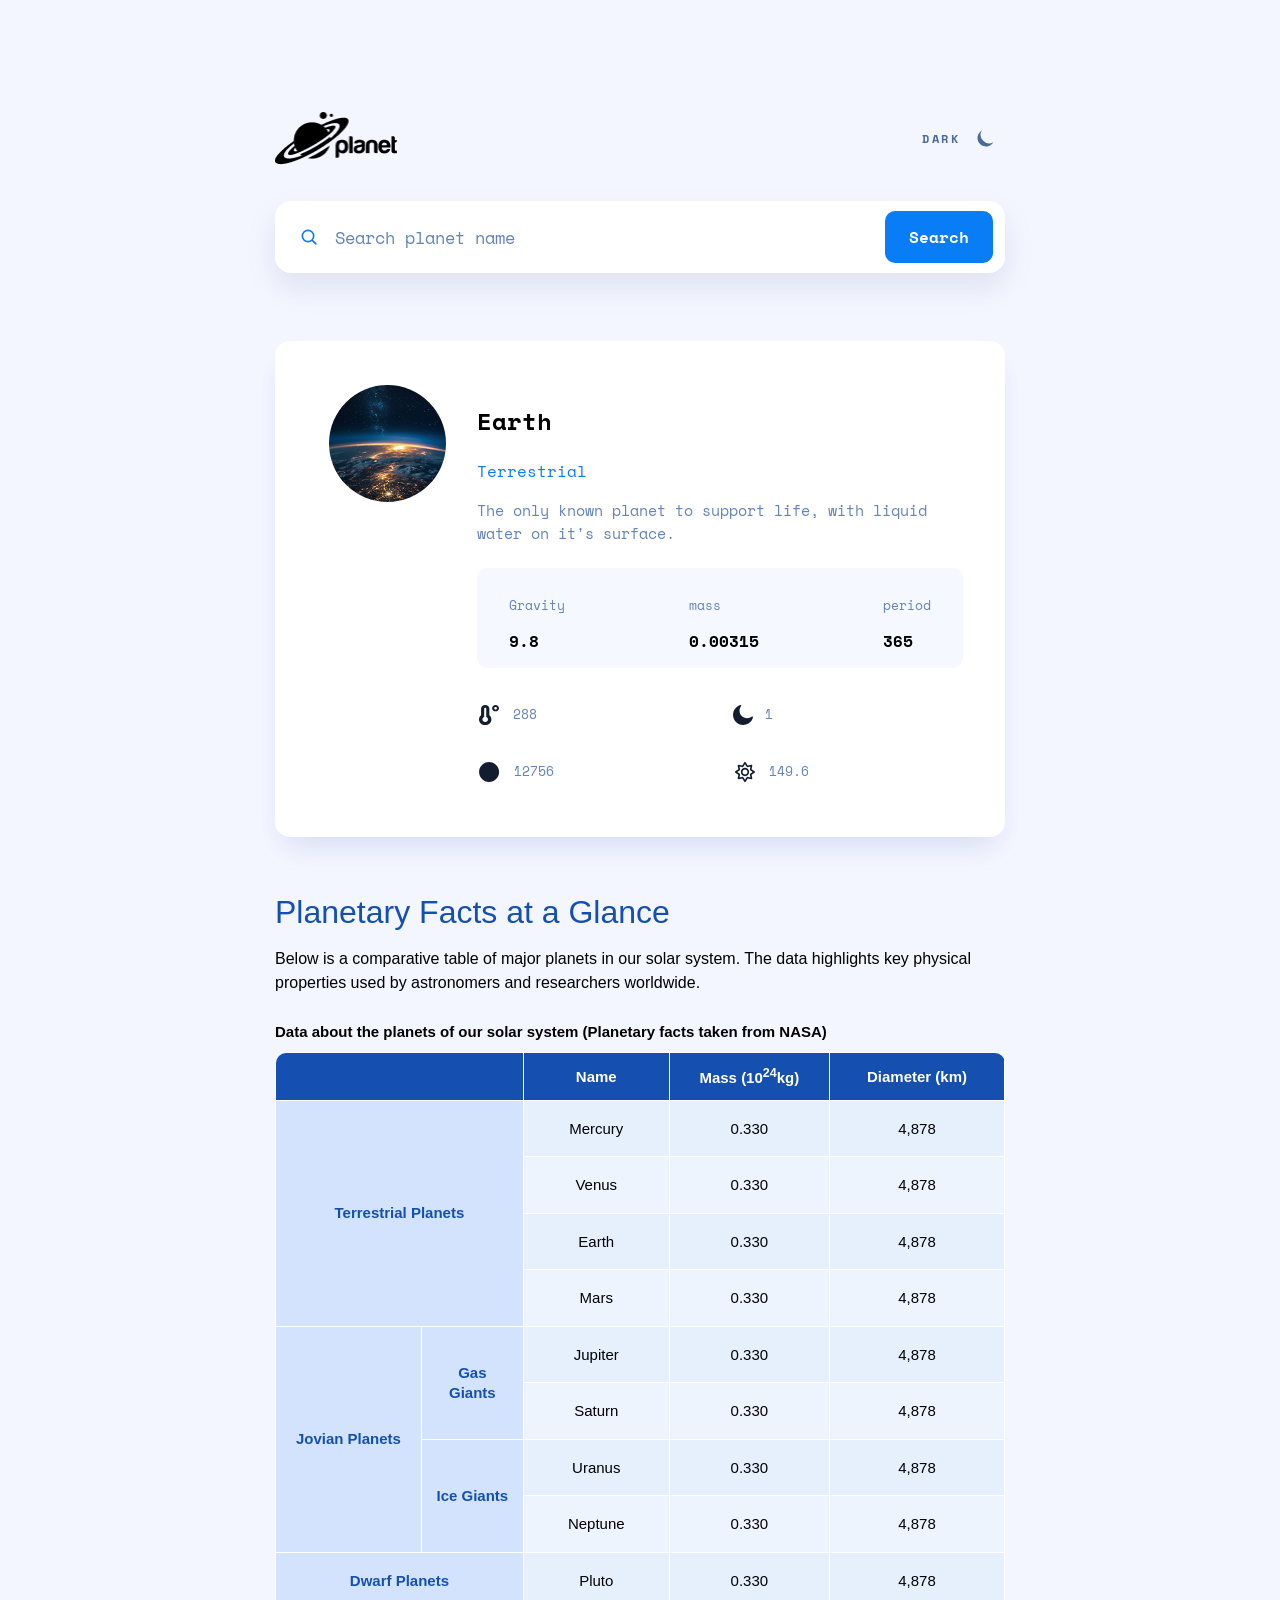
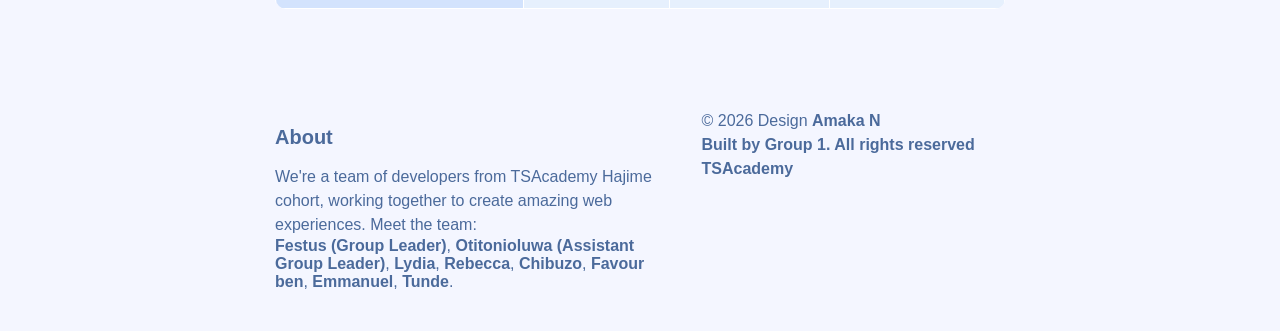
<file: index.html>
<!doctype html>
<html lang="en">
  <head>


    <link rel="preconnect" href="https://fonts.googleapis.com">
    <link rel="preconnect" href="https://fonts.gstatic.com" crossorigin>
    <meta charset="UTF-8" />
    <meta name="viewport" content="width=device-width, initial-scale=1.0" />
    <meta
      name="description"
      content="A planet information project created for TSAcademy."
    />
    <title>Planet</title>
    <link href="https://fonts.googleapis.com/css2?family=Space+Mono:ital,wght@0,400;0,700;1,400;1,700&display=swap" rel="stylesheet">
    <link rel="stylesheet" href="styles.css" />
   
  </head>
  <body>
   <div class="container">

    <header class="site-header">
      <div class="page-container">
        <div class="header-top">
          <a class="logo" href="index.html" aria-label="Planet home">
            <img src="assets/logo_black.png" alt="Planet" />
          </a>
          <!-- Visual only. Another team member can add theme functionality later. -->
          <button
            class="theme-toggle"
            type="button"
            aria-label="Switch to dark theme"
          >
            <span>DARK</span>
            <svg class="moon-icon" aria-hidden="true" viewBox="0 0 24 24">
              <path
                d="M20.4 15.2A8.5 8.5 0 0 1 8.8 3.6 8.5 8.5 0 1 0 20.4 15.2Z"
              />
            </svg>
          </button>
        </div>
        <form
          class="search-bar"
          id="planet-search-form"
          action="#"
          role="search"
        >
          <label class="visually-hidden" for="planet-search"
            >Search planet name</label
          >
          <svg
            class="search-icon"
            aria-hidden="true"
            viewBox="0 0 24 24"
            fill="none"
          >
            <circle cx="10.8" cy="10.8" r="6.8" />
            <path d="m16 16 4.2 4.2" />
          </svg>
          <input
            class="search-input"
            id="planet-search"
            name="planet"
            type="search"
            placeholder="Search planet name"
          />
          <span
            class="search-status"
            id="search-status"
            aria-hidden="true"
            hidden
          >
            <span id="hint" class="search-status-dot">No results</span>
            
          </span>
          <button class="search-button" type="submit">Search</button>
        </form>
      </div>
    </header>

    <!-- Other group members can add their page content inside main. -->
    <main class="main-content" id="main-content">
      <div class="search-status"
           hidden
        id="search-results">
        <h2>No results found!</h2>
        <p>
          We couldn't find any planet matching your search. Please double-check
          the name and try again.
        </p>
      </div>

      <section class="hero" id="earth-card" >
        
          <div class="earth-icon">
          <img
          id="planet-image"
          src="assets/earth.png"  width="150" alt="earth">

        </div>

      <div class="planet-information">
      <div class="planet-title"> 
        <h1 id="planet">Earth</h1>
        <span class="planet-type">Terrestrial</span>
      </div>
        
        <p id="planet-description"> The only known planet to support life, with liquid water on it's surface.
        </p>

       <div class="details">
          <div>
            <p>Gravity </p>
            <b id="planet-gravity">9.8</b>
          </div>

           <div>
              <p>mass</p>
              <b id="planet-mass">0.00315</b>
            </div>

           <div>
               <p>period</p>
                <b id="planet-period">365</b>
             </div>
        </div>
      

      <div class="extra-info">
        <div class="extra-info-item">

         
            <svg class="mysvg" width="24" height="24" viewBox="0 0 24 24" fill="none" xmlns="http://www.w3.org/2000/svg">
            <path d="M2.48276 4.5C2.48276 2.01562 4.7069 0 7.44828 0C10.1897 0 12.4138 2.01562 12.4138 4.5V12.2203C13.9397 13.4578 14.8966 15.2531 14.8966 17.25C14.8966 20.9766 11.5603 24 7.44828 24C3.33621 24 0 20.9766 0 17.25C0 15.2531 0.956897 13.4531 2.48276 12.2203V4.5ZM7.44828 20.25C9.27414 20.25 10.7586 18.9047 10.7586 17.25C10.7586 15.9891 9.90517 14.9109 8.68966 14.4703V4.5C8.68966 3.87656 8.13621 3.375 7.44828 3.375C6.76034 3.375 6.2069 3.87656 6.2069 4.5V14.4703C4.99138 14.9156 4.13793 15.9937 4.13793 17.25C4.13793 18.9047 5.62241 20.25 7.44828 20.25ZM21.5172 3.75C21.5172 2.92031 20.7776 2.25 19.8621 2.25C18.9466 2.25 18.2069 2.92031 18.2069 3.75C18.2069 4.57969 18.9466 5.25 19.8621 5.25C20.7776 5.25 21.5172 4.57969 21.5172 3.75ZM15.7241 3.75C15.7241 1.67812 17.5759 0 19.8621 0C22.1483 0 24 1.67812 24 3.75C24 5.82188 22.1483 7.5 19.8621 7.5C17.5759 7.5 15.7241 5.82188 15.7241 3.75Z" fill="#141D2F"/>
            </svg>

              <p id="planet-temperature">288</p>
        </div>

       <div class="extra-info-item">
        
            <svg class="mysvg" width="20" height="20" viewBox="0 0 20 20" fill="none" xmlns="http://www.w3.org/2000/svg">
            <path d="M19.5133 11.3967C19.3087 11.3453 19.1041 11.3966 18.9251 11.5251C18.2602 12.0901 17.4929 12.5523 16.649 12.8605C15.8562 13.1687 14.9866 13.3228 14.066 13.3228C11.9944 13.3228 10.1019 12.4753 8.74647 11.1142C7.39102 9.75303 6.54707 7.85258 6.54707 5.77237C6.54707 4.89919 6.70051 4.0517 6.95626 3.28125C7.23758 2.45944 7.64677 1.71467 8.18383 1.07263C8.414 0.790132 8.36285 0.379226 8.08153 0.148091C7.90251 0.0196826 7.69792 -0.0316807 7.49332 0.0196826C5.31949 0.61036 3.42698 1.92012 2.07153 3.66648C0.767234 5.38715 0 7.51872 0 9.83007C0 12.6294 1.12528 15.1719 2.96664 17.0209C4.808 18.87 7.3143 20 10.1275 20C12.4803 20 14.6542 19.1782 16.3932 17.8171C18.1579 16.4303 19.4366 14.4528 19.9737 12.1928C20.076 11.8332 19.8714 11.4737 19.5133 11.3967Z" fill="#141D2F"/>
            </svg>

             <p id="planet-moons">1</p>
        </div>

        <div class="extra-info-item">
        
             <svg class="mysvg" width="25" height="24" viewBox="0 0 25 24" fill="none" xmlns="http://www.w3.org/2000/svg">
              <path d="M12.0068 0C18.6271 0.000228354 24.0127 5.38322 24.0127 12C24.0128 18.6164 18.6271 23.9998 12.0068 24C12.0057 24 12.0041 23.999 12.0029 23.999L12 24C5.38333 24 2.25982e-07 18.6168 0 12C0 5.38323 5.38328 0 12 0H12.0068Z" fill="#141D2F"/>
              </svg>

              <p id="planet-diameter">12756</p>
        </div>

        <div class="extra-info-item">
        
          <svg class="mysvg" width="24" height="24" viewBox="0 0 24 24" fill="none" xmlns="http://www.w3.org/2000/svg">
              <path d="M12 0C12.3333 0 12.6417 0.166667 12.8292 0.441667L15.2792 4.08333L19.5875 3.24167C19.9125 3.17917 20.25 3.27917 20.4875 3.51667C20.725 3.75417 20.825 4.09167 20.7625 4.41667L19.9167 8.72083L23.5583 11.1708C23.8333 11.3542 24 11.6667 24 12C24 12.3333 23.8333 12.6417 23.5583 12.8292L19.9167 15.2792L20.7583 19.5833C20.8208 19.9083 20.7208 20.2458 20.4833 20.4833C20.2458 20.7208 19.9083 20.8208 19.5833 20.7583L15.2792 19.9167L12.8292 23.5583C12.6417 23.8333 12.3333 24 12 24C11.6667 24 11.3583 23.8333 11.1708 23.5583L8.72083 19.9167L4.4125 20.7583C4.0875 20.8208 3.75 20.7208 3.5125 20.4833C3.275 20.2458 3.175 19.9083 3.2375 19.5833L4.08333 15.2792L0.441667 12.8292C0.166667 12.6417 0 12.3333 0 12C0 11.6667 0.166667 11.3583 0.441667 11.1708L4.08333 8.72083L3.24167 4.4125C3.17917 4.0875 3.27917 3.75 3.51667 3.5125C3.75417 3.275 4.09167 3.175 4.41667 3.2375L8.72083 4.07917L11.1708 0.4375L11.2458 0.341667C11.4333 0.125 11.7083 0 12 0ZM10.0083 5.75C9.78333 6.08333 9.38333 6.25 8.9875 6.175L5.4875 5.49167L6.17083 8.99167C6.24583 9.3875 6.07917 9.7875 5.74583 10.0125L2.79167 12L5.75 13.9917C6.08333 14.2167 6.25 14.6167 6.175 15.0125L5.49167 18.5125L8.99167 17.8292L9.1375 17.8125C9.48333 17.7958 9.81667 17.9625 10.0125 18.2542L12.0042 21.2125L13.9958 18.2542L14.0875 18.1375C14.3208 17.8833 14.6708 17.7625 15.0167 17.8333L18.5167 18.5167L17.8333 15.0167C17.7583 14.6208 17.925 14.2208 18.2583 13.9958L21.2167 12.0042L18.2583 10.0125C17.925 9.7875 17.7583 9.3875 17.8333 8.99167L18.5167 5.49167L15.0167 6.175C14.6208 6.25 14.2208 6.08333 13.9958 5.75L12.0042 2.79167L10.0125 5.75H10.0083ZM12 17C9.2375 17 7 14.7625 7 12C7 9.2375 9.2375 7 12 7C14.7625 7 17 9.2375 17 12C17 14.7625 14.7625 17 12 17ZM12 9C10.3417 9 9 10.3417 9 12C9 13.6583 10.3417 15 12 15C13.6583 15 15 13.6583 15 12C15 10.3417 13.6583 9 12 9Z" fill="#141D2F"/>
              </svg>
           <p id="planet-distance">149.6</p>
        </div>
      </div> 
     </div>
      </section>

    <!--This is the table section-->
      
    
<section class="facts" aria-labelledby="facts-title">
  <h2 id="facts-title">Planetary Facts at a Glance</h2>
  <p class="intro">
    Below is a comparative table of major planets in our solar system. The data
    highlights key physical properties used by astronomers and researchers worldwide.
  </p>
  <p class="caption" id="tbl-caption">Data about the planets of our solar system (Planetary facts taken from NASA)</p>

  <div class="table-wrap" role="region" aria-labelledby="tbl-caption" tabindex="0">
    <table class="planet-table" aria-labelledby="tbl-caption">
      <colgroup>
        <col class="c-group"><col class="c-sub"><col class="c-name"><col class="c-mass"><col class="c-diam">
      </colgroup>
      <thead>
        <tr>
          <th colspan="2" scope="col"><span class="visually-hidden"></span></th>
          <th scope="col">Name</th>
          <th scope="col">Mass (10<sup>24</sup>kg)</th>
          <th scope="col">Diameter (km)</th>
        </tr>
      </thead>
      <tbody>
        <!-- Terrestrial -->
        <tr>
          <th scope="rowgroup" rowspan="4" colspan="2">Terrestrial Planets</th>
          <td class="name">Mercury</td><td class="num">0.330</td><td class="num">4,878</td>
        </tr>
        <tr><td class="name">Venus</td><td class="num">0.330</td><td class="num">4,878</td></tr>
        <tr><td class="name">Earth</td><td class="num">0.330</td><td class="num">4,878</td></tr>
        <tr><td class="name">Mars</td><td class="num">0.330</td><td class="num">4,878</td></tr>

        <!-- Jovian -->
        <tr>
          <th scope="rowgroup" rowspan="4">Jovian Planets</th>
          <th scope="rowgroup" class="sub" rowspan="2">Gas Giants</th>
          <td class="name">Jupiter</td><td class="num">0.330</td><td class="num">4,878</td>
        </tr>
        <tr><td class="name">Saturn</td><td class="num">0.330</td><td class="num">4,878</td></tr>
        <tr>
          <th scope="rowgroup" class="sub" rowspan="2">Ice Giants</th>
          <td class="name">Uranus</td><td class="num">0.330</td><td class="num">4,878</td>
        </tr>
        <tr><td class="name">Neptune</td><td class="num">0.330</td><td class="num">4,878</td></tr>

        <!-- Dwarf-->
        <tr>
          <th scope="rowgroup" colspan="2">Dwarf Planets</th>
          <td class="name">Pluto</td><td class="num">0.330</td><td class="num">4,878</td>
        </tr>
      </tbody>
    </table>
  </div>
     
  </section>
   
    </main>


     
 <footer class="Footer">
      <div class="Footer-about">
        <h2>About</h2>
        <p>We're a team of developers from TSAcademy Hajime cohort, working together to create amazing web experiences. Meet the team:</p>
        <div class="Footer-about-links">
          <a href="https://github.com/festusola">Festus (Group Leader)</a>,
          <a href="https://github.com/Otitonioluwa">Otitonioluwa (Assistant Group Leader)</a>,
          <a href="https://github.com/leeddyah">Lydia</a>,
          <a href="https://github.com/Rebecca-Samuel">Rebecca</a>,
          <a href="https://github.com/chibuzo900-glitch">Chibuzo</a>,
          <a href="https://github.com/Fbenstudio">Favour ben</a>,
          <a href="https://github.com/Kleanton1">Emmanuel</a>,
          <a href="https://github.com/Tunde99">Tunde</a>.

        </div>
      </div>
      <div class="Footer-credits">
        <p>&copy; 2026 Design <a href="https://amakandukwu.com" target="_blank">Amaka N</a></p>
        <p><a href="https://github.com/festusola/Group-1-Frontend-Capstone" >Built by Group 1. All rights reserved</a></p>
        <p><a href="https://tsacademyonline.com" target="_blank">TSAcademy</a></p>
      </div>
    </footer>
    </div> 
     <script src="script.js" defer></script>
  </body>
</html>
</file>
<file: styles.css>
:root {
  --page-background: #f5f7ff;
  --text-color: #1e2d47;
  --blue: #087df5;
  --light-blue: #6383ba;
  --white: #ffffff;
   --blue-900: #1550b0;   /* headings, table header */
    --blue-200: #d3e3fd;   /* group cells */
    --blue-100: #e6f0fd;   /* data cells */
    --blue-50:  #f3f7fe;   /* alt data cells / page */
    --ink:      #1b2a41;
    --line:     #ffffff;
    --radius:   10px;
  --content-width: 730px;
}

*, *::before , *::after {
  box-sizing: border-box;
}


button,
input {
  font: inherit;
}

.page-container, .container {
  width: 730px;
  max-width: 100%;
  margin-inline: auto;
 
}

.site-header {
  padding: 72px 0 40px;
}

.header-top {
  display: flex;
  align-items: center;
  justify-content: space-between;
  margin-bottom: 36px;
}

.logo {
  display: inline-flex;
  align-items: center;
}

.logo img {
  display: block;
  width: 122px;
  height: auto;
}

.theme-toggle {
  display: flex;
  align-items: center;
  gap: 13px;
  padding: 8px;
  border: 0;

  background: transparent;
  color: #4B6A9B;
  cursor: pointer;
  font-size: 0.75rem;
  font-weight: 700;
  letter-spacing: 0.2em;
  font-family: 'Space Mono', monospace; ;
}

.theme-toggle:hover,
.theme-toggle:focus-visible {
  color: black;
  border-radius: 8px;
  box-shadow: 0 0 0 1px var(--blue);
}

.moon-icon {
  width: 24px;
  height: 24px;
  flex: 0 0 24px;
  fill: currentColor;
}

.search-bar {
  display: flex;
  justify-content: space-between;
  align-items: center;
  gap: 16px;
  padding: 10px 12px 10px 24px;
  /*padding: 22px 24px;*/
  background: var(--white);
  border-radius: 16px;
  box-shadow: 0 14px 30px rgba(67, 87, 137, 0.12);
  width: 100%;
  /*margin: 0 auto;*/
  box-sizing: border-box;
  font-family: 'Space Mono', monospace; ;

  
}

.search-bar:hover,
.search-bar:focus-within {
  box-shadow:
    0 0 0 1px var(--blue),
    0 14px 30px rgba(67, 87, 137, 0.12);
}

.search-icon {
  width: 20px;
  height: 20px;
  flex: 0 0 20px;
  color: var(--blue);
  stroke: currentColor;
  stroke-width: 2;
  stroke-linecap: round;
  stroke-linejoin: round;
}

.search-input {
  flex: 1;
  min-width: 0;
  padding: 12px 0;
  border: 0;
  outline: 0;
  background: transparent;
  color: var(--text-color);
  font-size: 1.05rem;
}

.search-input::placeholder {
  color: var(--light-blue);
  opacity: 1;
}

.search-status {
  text-align: center;
  padding: 80px 40px;
  background-color: #fff;
  border-radius: 16px;
  box-shadow: 0 8px 30px rgba(0,0,0,.08);
  font-family: 'Space Mono', monospace; 
}
.search-status h2 {
  margin: 0 0 16px;
}
.search-status p {
 max-width: 600px;
 margin: 0 auto;
 color: #666;
}


.search-status-dot {
 color: #e0455a;
 font-weight: 700;
 font-size: 0.9rem;
}

.search-button {
  padding: 14px 24px;
  border: 0;
  border-radius: 10px;
  background: var(--blue);
  color: var(--white);
  cursor: pointer;
  font-weight: 700;
}

.search-button:hover,
.search-button:focus-visible {
  background: #066bd0;
  box-shadow: 0 0 0 2px var(--blue);
}

.main-content {
  min-height: 380px;
}

.search-result {
  width: min(100% - 40px, 720px);
  margin: 0 auto;
  padding: 24px 32px;
  border-radius: 16px;
  background: var(--white);
  box-shadow: 0 14px 30px rgba(67, 87, 137, 0.12);
  text-align: center;
}

.search-result h1 {
  margin: 0 0 16px;
  font-size: 1.05rem;
}

.search-result p {
  margin: 0;
  color: var(--light-blue);
  font-size: 0.875rem;
  line-height: 1.5;
}

.Footer {
  display: flex;
 justify-content: space-between;
gap: 2rem;
align-items: flex-start;
color: #4B6A9B;
}

.Footer-about {

 flex: 1.3 1 0 ;
 min-width: 0;
 
}
.Footer-credits {
  flex:1 1 0 ;
  min-width: 0;
  text-align: left;
}

.Footer p {
  font-weight: 500;
  margin: 0;
  line-height: 150%;
  font-size: 16px;
}

.Footer h2 {
  margin-bottom: 0 0 1.25rem;
  font-size: 20px;
  font-weight: 600;
}


.footer-credit p , a{
  font-size: 16px;
  font-weight: 600;
  font-style: Bold;
 
  
}

.Footer a {
  color: inherit;
  text-decoration: none;
  
}

.visually-hidden {
  position: absolute;
  width: 1px;
  height: 1px;
  padding: 0;
  margin: -1px;
  overflow: hidden;
  clip: rect(0, 0, 0, 0);
  white-space: nowrap;
  border: 0;
}



body {
  background-color: var(--light-blue);
  height: 100%;
  margin: 0;
  align-items: center;
  font-family: "Space Mono", monospace;
  background-color: #f4f6ff;
  font-family: "Inter", sans-serif;
  display: flex;
  justify-content: center;
  align-items: center;
  min-height: 100vh;
  padding: 40px 20px;
}

.container {
  height: 100%;
  max-width: none;
  display: flex;
  flex-direction: column;
  gap: 28px;
  width: min(100% - 40px, var(--content-width));
}

.hero {
  background-color: var(--white);
  width: 100%;
  display: flex;
  justify-content: center;
  align-items: center;
  border-radius: 15px;
  box-shadow: 0px 16px 30px -10px rgba(70, 96, 187, 0.198567);
  padding: 42px;
  font-family: 'Space Mono', monospace;
}

.hero {
  align-items: flex-start;
  gap: 15px;
}

.earth-icon {
  width: 145px;
  height: 145px;
  padding: 12px;
  box-sizing: border-box;
  flex-shrink: 0;
}

.earth-icon img {
  width: 117px;
  height: 117px;
  border-radius: 50%;
  object-fit: cover;
  display: block;
  margin-top: -10px;
}

.planet-information {
  > h1 {
    color: black;
    font-size: 26px;
    font-weight: 700;
    line-height: 120%;
  }
  span {
    color: var(--blue);
    font-size: 16px;
    font-weight: 400;
    line-height: 150%;
  }

  > p {
    color: var(--light-blue);
    font-size: 15px;
    font-weight: 400;
    line-height: 150%;
    margin-top: 16px;
  }

  .details {
    background-color: #F6F8FF;
    display: flex;
    justify-content: space-between;
    align-items: center;
    width: 100%;
    margin-top: 24px;
    border-radius: 10px;

    > div {
      align-items: center;
      padding: 15px 32px;

      > p {
        color: var(--light-blue);
        font-size: 13px;
        font-weight: 400;
        line-height: 150%;
      }
    }
  }

  .extra-info {
    display: grid;
    grid-template-columns: 1fr 1fr;
    gap: 12px 32px;
    max-width: 480px;
    margin-top: 24px;

    .extra-info-item {
      display: inline-flex;
      align-items: center;
      gap: 12px;

      > p {
        color: var(--light-blue);
        font-size: 13px;
        font-weight: 400;
        line-height: 150%;
      }
      svg {
        height: 20px;
      }
    }
  }
}
[hidden]{
  display: none !important;
}

/*Table styling*/

  /*Section wrapper (mobile first)*/
  .facts {
    width: 100%;
    /*max-width: 1040px;*/
    margin-inline: auto;
    /*padding: 28px 16px 40px;*/
  }
  .facts h2 {
    margin: 0 0 8px;
    font-size: 1.5rem;          /* 24px */
    line-height: 1.2;
    font-weight: 500;
    color: var(--blue-900);
  }
 

.facts .intro {
   
font-weight: 400;
font-style: Regular;
font-size: 18px;

line-height: 150%;
letter-spacing: 0%;
vertical-align: middle;

  }
  .facts .caption {
    margin: 0 0 10px;
    font-size: .8125rem;
    font-weight: 600;
  }

  /*Table*/
  .table-wrap {
    border-radius: var(--radius);
    overflow-x: auto;           /* safety net on very narrow screens */
    -webkit-overflow-scrolling: touch;
  }
  .planet-table {
    width: 100%;
    min-width: 300px;
    border-collapse: collapse;
    table-layout: fixed;
    font-size: .6875rem;        /* 11px mobile */
    text-align: center;
  }
  .planet-table th,
  .planet-table td {
    padding: 10px 4px;
    border: 1px solid var(--line);
    line-height: 1.3;
  }

  /* header */
  .planet-table thead th {
    background: var(--blue-900);
    color: #fff;
    font-weight: 600;
    padding-block: 12px;
  }
  .planet-table thead th:first-child { border-top-left-radius: var(--radius); }
  .planet-table thead th:last-child  { border-top-right-radius: var(--radius); }

  /* column widths:*/
  .planet-table col.c-group { width: 22%; }
  .planet-table col.c-sub   { width: 13%; }
  .planet-table col.c-name  { width: 21%; }
  .planet-table col.c-mass  { width: 21%; }
  .planet-table col.c-diam  { width: 23%; }

  /* group / sub-group labels */
  .planet-table th[scope="rowgroup"],
  .planet-table th[scope="row"].sub {
    background: var(--blue-200);
    color: var(--blue-900);
    font-weight: 600;
  }

  /* data cells */
  .planet-table td { background: var(--blue-100); }
  .planet-table tbody tr:nth-child(even) td { background: #edf4fe; }
  .planet-table td.name { font-weight: 500; }
  .planet-table td.num  { font-variant-numeric: tabular-nums; }

  /* last row rounded corners */
  .planet-table tbody tr:last-child th:first-child { border-bottom-left-radius: var(--radius); }
  .planet-table tbody tr:last-child td:last-child  { border-bottom-right-radius: var(--radius); }

  

/* Dark mode css */
:root[data-theme="dark"] {
  --bg: #141a2e;
  --card: #1f2a48;
  --bar: #1c2540;
  --stats: #141a2c;
  --text: #ffffff;
  --muted: #8b95c9;
  --accent: #3b82f6;
}

[data-theme="dark"] body { background: var(--bg); color: var(--text); }
[data-theme="dark"] .logo img { filter: brightness(0) invert(1); }
[data-theme="dark"] .theme-toggle { color: var(--muted); background: transparent; }
[data-theme="dark"] .theme-toggle:hover { color: var(--text); background: transparent; }
[data-theme="dark"] .search-bar { background: var(--bar); }
[data-theme="dark"] .search-status { background:var(--card) ; color: var(--text); }
[data-theme="dark"] .search-status { background: var(--card); color: var(--text); }
[data-theme="dark"] #earth-card { background: var(--card); }
[data-theme="dark"] .planet-type { color: var(--accent); }
[data-theme="dark"] #planet-description { color: #6f7bb0; }
[data-theme="dark"] #planet { color: white; }
[data-theme="dark"] .extra-info svg path {fill:#ffffff}
[data-theme="dark"] .search-input {color:white;}
[data-theme="dark"] .details {background-color :var(--bar);}





[data-theme="dark"] .search-results h1 { color: #ffffff; }
[data-theme="dark"] .search-results p { color: var(--muted); }
[data-theme="dark"] #hint { color: #e0524f; font-weight: 700; }
[data-theme="dark"] .search-button:hover { background: #6aa3ff; } 

/* Text around the table */
[data-theme="dark"] h2 { color: #ffffff; }
[data-theme="dark"] .section-intro,
[data-theme="dark"] h2 + p { color: #8b95c9; }
[data-theme="dark"] caption { color: #dfe5ff; }

/* Table */
[data-theme="dark"] table {
  border-collapse: separate;
  border-spacing: 0;
  border: 2px solid #ffffff;
  border-radius: 20px;
  overflow: hidden;
}

/* Header row: dark with white text */
[data-theme="dark"] thead th {
  background: #141a2e;
  color: #ffffff;
  border: 1px solid #ffffff;
}

/* Group labels (Terrestrial, Jovian, Gas Giants...) */
[data-theme="dark"] tbody th {
  background: #98a4d4;
  color: #1a1f33;
  border: 1px solid #dfe5ff;
}

/* Body cells: stay light */
[data-theme="dark"] tbody td {
  background: #f1f5ff;
  color: #1a1f33;
  border: 1px solid #dfe5ff;
}



/*Media Queries*/

  /*Tablet*/
  @media (min-width: 640px) {
    .facts { padding-top:40px;
            padding-bottom: 56px; }
    .facts h2 { font-size: 1.75rem; }
    .facts .intro { font-size: .9375rem; }
    .facts .caption { font-size: .875rem; }
    .planet-table { font-size: .8125rem; }
    .planet-table th,
    .planet-table td { padding: 14px 8px; }
  }

  /*desktop*/
  @media (min-width: 1024px) {
    .facts { padding-top: 56px; 
      padding-bottom: 72px; }
    .facts h2 { font-size: 2rem; }
    .facts .intro { font-size: 1rem; margin-bottom: 28px; }
    .facts .caption { font-size: .9375rem; margin-bottom: 12px; }
    .planet-table { font-size: .9375rem; }
    .planet-table th,
    .planet-table td { padding: 18px 12px; }
    .planet-table col.c-group { width: 20%; }
    .planet-table col.c-sub   { width: 14%; }
    .planet-table col.c-name  { width: 20%; }
    .planet-table col.c-mass  { width: 22%; }
    .planet-table col.c-diam  { width: 24%; }
  }

  @media (min-width: 1024px) {
    .planet-table tbody tr:hover td { background: #dbe9fd; }
  }


@media (max-width: 560px) {
  .site-header {
    padding-top: 36px;
  }

  .header-top {
    margin-bottom: 24px;
  }

  .logo img {
    width: 105px;
  }

  .search-bar {
    gap: 10px;
    padding-left: 16px;
  }

  .search-button {
    padding: 13px 18px;
  }

  .search-resulS {
    padding: 20px;
  }

  .main-content {
    min-height: 260px;
  }

  .Footer {
    flex-direction: column;
    gap: 28px;
  }
}


 @media (max-width: 560px) {
  /* Header */
  .site-header { padding-top: 36px; }
  .header-top { margin-bottom: 24px; }
  .logo img { width: 105px; }
  .theme-toggle { font-size: 0.65rem; }
  .search-bar { gap: 10px; padding-left: 16px; }
  .search-input { min-width: 0; font-size: 0.75rem; }
  .search-button { padding: 13px 18px; font-size: 0.8rem; }
  .search-status {
    color: white;
  }
  #hint { font-size: 0.7rem; }

  /* Hero */
  .hero {
    display: flex;
    flex-wrap: wrap;
    align-items: center;
    column-gap: 20px;
    row-gap: 24px;
    padding: 24px;
    width: 100%;
    box-sizing: border-box;
    margin-bottom: 30px;
  }

  /* lets the children join the hero's flex row */
  .planet-information { display: contents; }

  .earth-icon { flex: 0 0 80px; }
  .earth-icon img {
    width: 80px;
    height: 80px;
    border-radius: 50%;
    object-fit: cover;
    display: block;
  }

  .planet-title {
    flex: 1 1 0;
    min-width: 0;
    display: flex;
    flex-direction: column;
    gap: 6px;
  }
  #planet { margin: 0; font-size: 1.75rem; }

  #planet-description,
  .extra-info {
    flex: 0 0 100%;
    width: 100%;
    min-width: 0;
    box-sizing: border-box;
    margin: 0;
  }
  #planet-description { font-size: 0.85rem; }

  .details {
    display: flex;
    flex-direction: column;
    gap: 20px;
    padding: 24px;
    font-size: 22px;
    

    >div {
      align-content: left;
      align-content: left;
      text-align: left;

      
    }
  }

  .extra-info {
  display: flex;
  flex-direction: column;
        

  }
  .extra-info-item {
    display: flex;
    align-items: center;
    gap: 16px;

  }
  .extra-info-item p { margin: 0; }

  /* Footer */
  .Footer {
    display: flex;
    flex-direction: column;
    gap: 28px;
  }
  .Footer-about { max-width: 100%; }

  .search-results { padding: 20px; }
  .main-content { min-height: 260px; }
}
</file>
